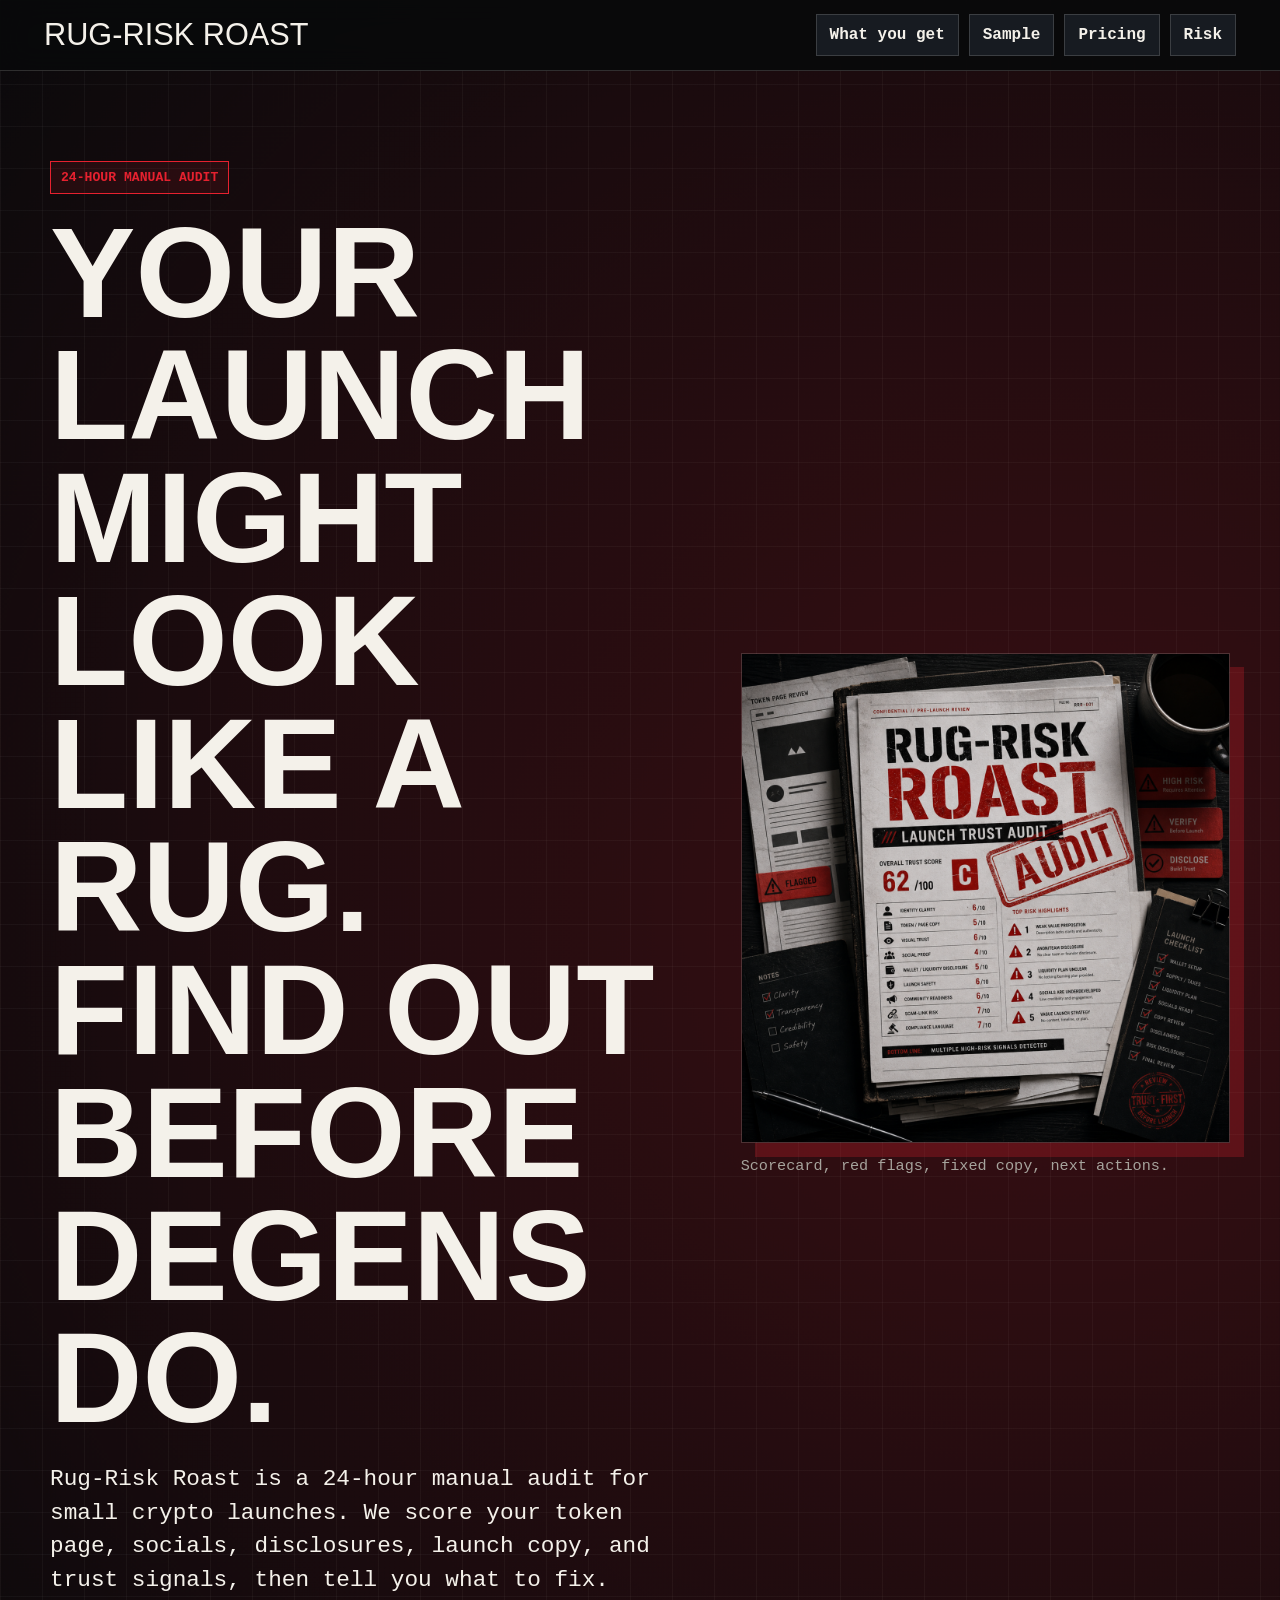
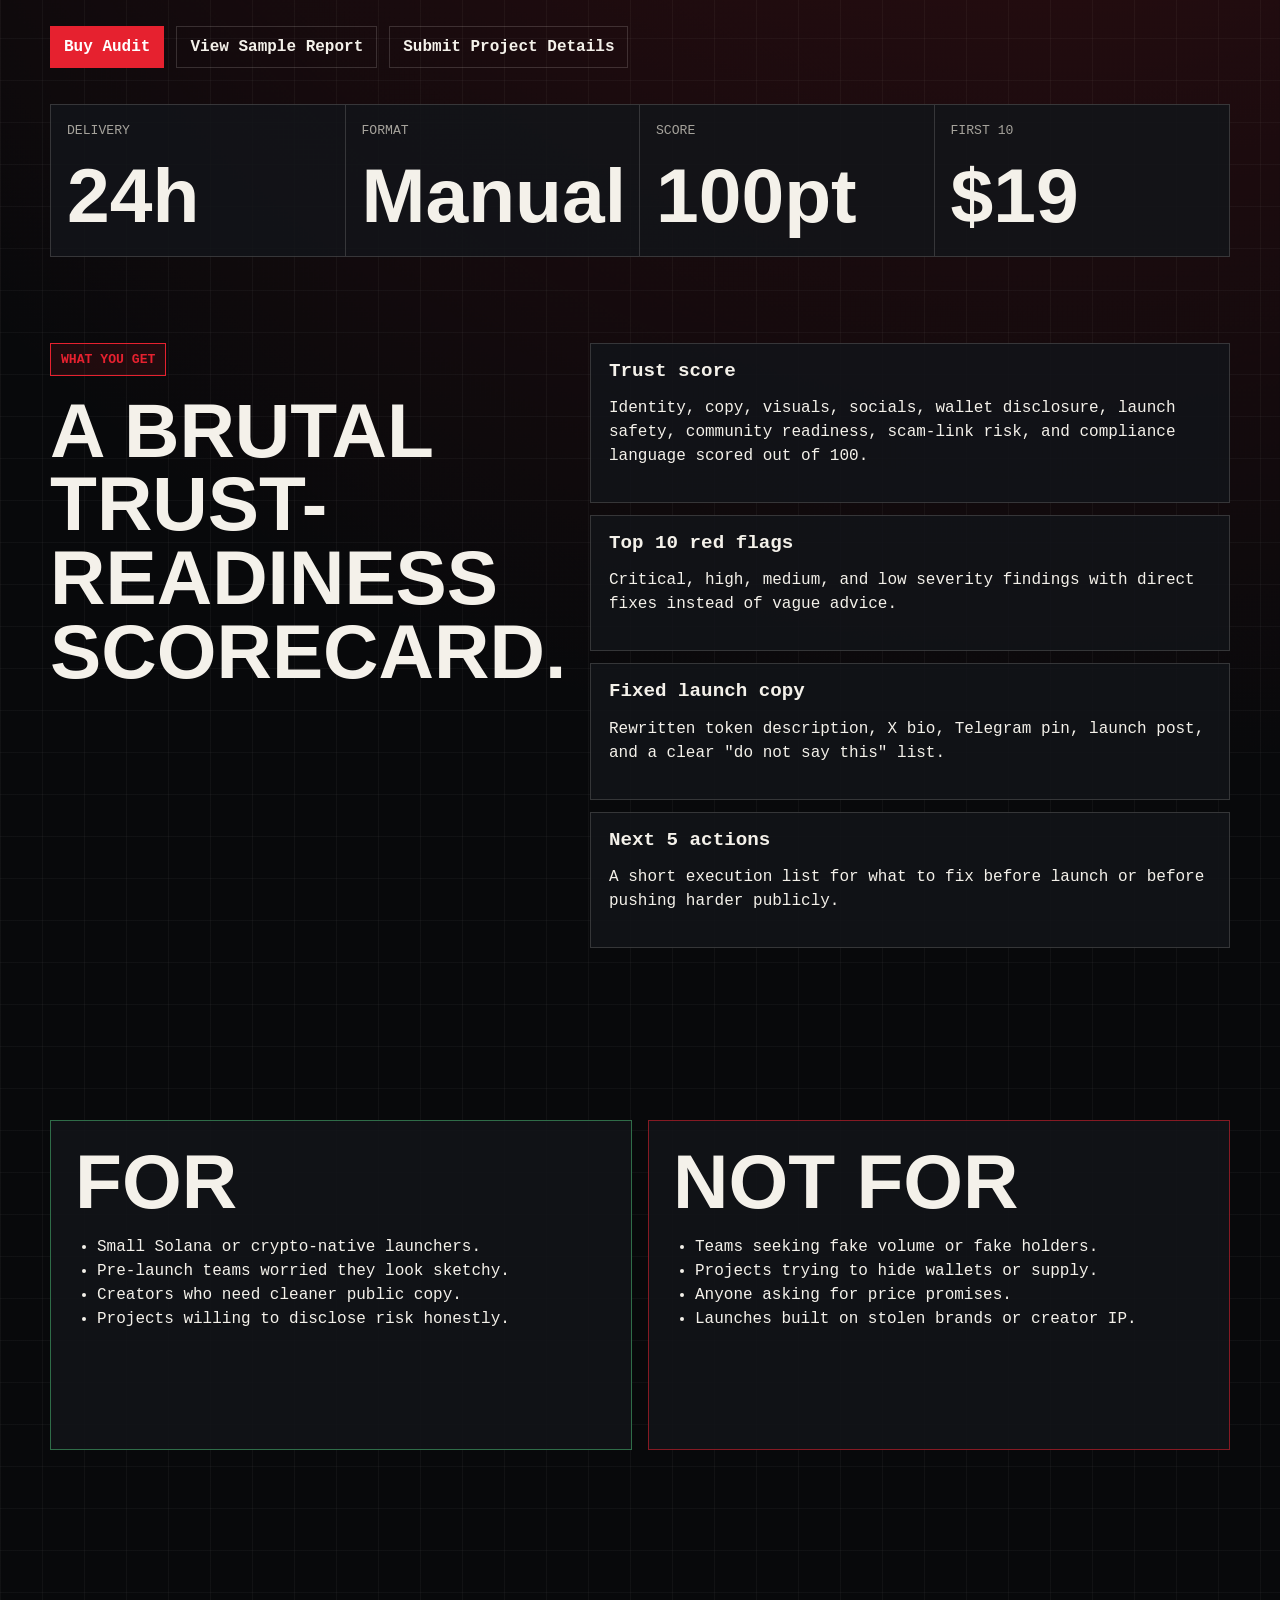
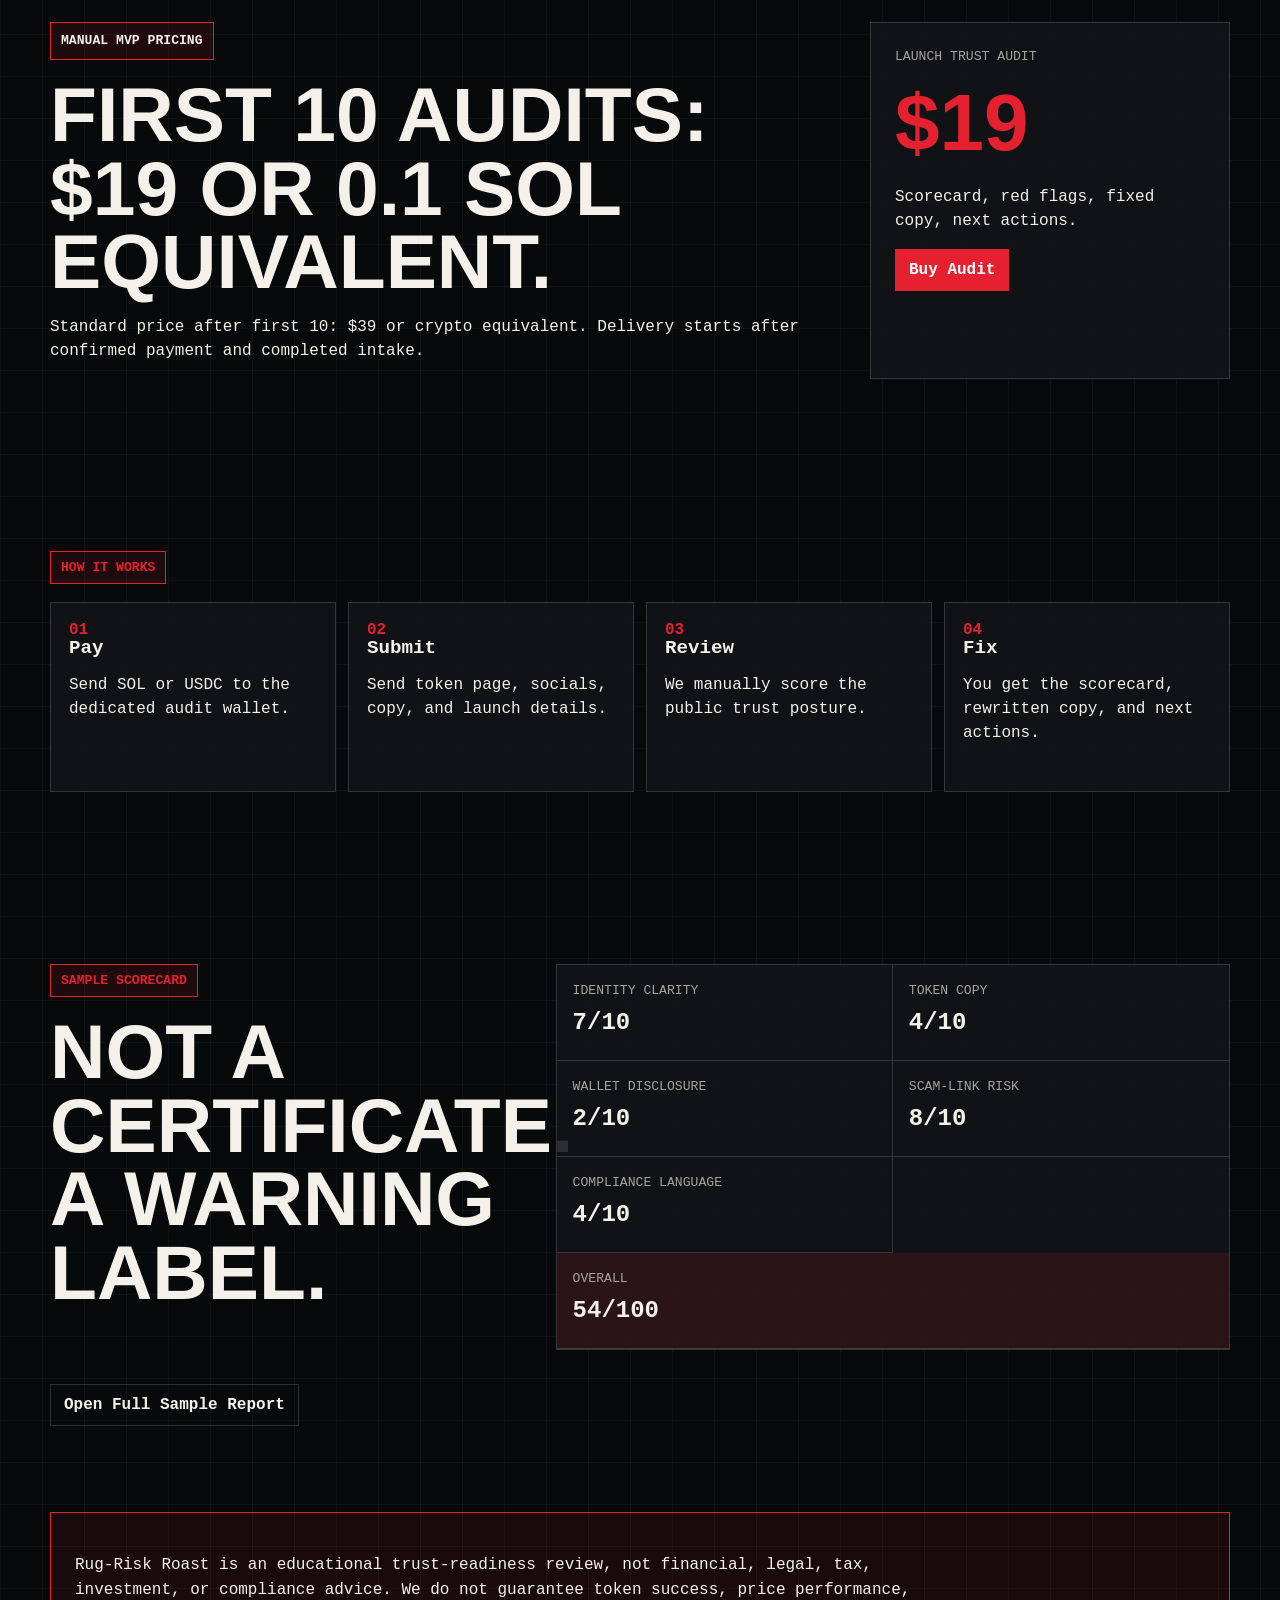
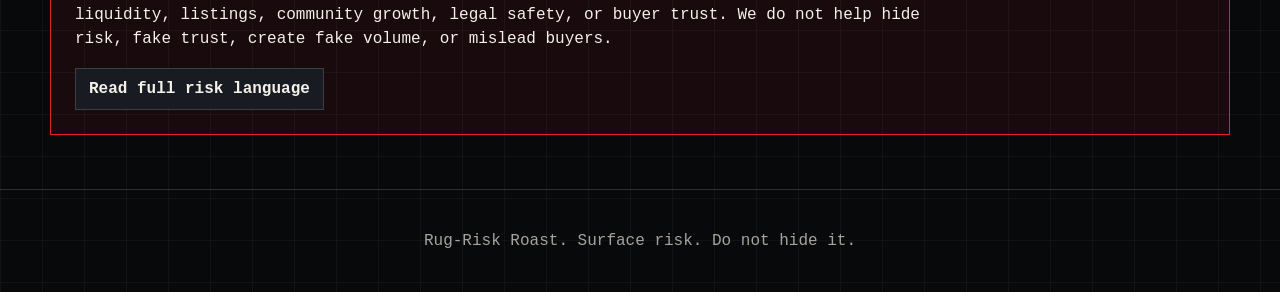
<file: index.html>
<!doctype html>
<html lang="en">
  <head>
    <meta charset="utf-8">
    <meta name="viewport" content="width=device-width, initial-scale=1">
    <title>Rug-Risk Roast - Launch Trust Audit</title>
    <meta name="description" content="A 24-hour manual trust-readiness audit for small crypto launches. Find what looks sketchy before degens do.">
    <link rel="stylesheet" href="./styles.css">
  </head>
  <body>
    <header class="topbar">
      <a class="brand" href="./index.html">Rug-Risk Roast</a>
      <nav aria-label="Primary navigation">
        <a href="#deliverables">What you get</a>
        <a href="./sample-report.html">Sample</a>
        <a href="#pricing">Pricing</a>
        <a href="./risk.html">Risk</a>
      </nav>
    </header>

    <main>
      <section class="hero">
        <div class="hero-copy">
          <p class="stamp">24-hour manual audit</p>
          <h1>Your launch might look like a rug. Find out before degens do.</h1>
          <p class="lead">Rug-Risk Roast is a 24-hour manual audit for small crypto launches. We score your token page, socials, disclosures, launch copy, and trust signals, then tell you what to fix.</p>
          <div class="actions" aria-label="Primary actions">
            <a class="button primary" href="./payment.html">Buy Audit</a>
            <a class="button secondary" href="./sample-report.html">View Sample Report</a>
            <a class="button secondary" href="https://tally.so/r/jaE82a">Submit Project Details</a>
          </div>
        </div>

        <figure class="hero-card">
          <img src="./assets/rug-risk-roast-audit.png" alt="Rug-Risk Roast forensic audit report preview">
          <figcaption>Scorecard, red flags, fixed copy, next actions.</figcaption>
        </figure>
      </section>

      <section class="proof-strip" aria-label="Audit summary">
        <div><span>Delivery</span><strong>24h</strong></div>
        <div><span>Format</span><strong>Manual</strong></div>
        <div><span>Score</span><strong>100pt</strong></div>
        <div><span>First 10</span><strong>$19</strong></div>
      </section>

      <section id="deliverables" class="section split">
        <div>
          <p class="stamp">What you get</p>
          <h2>A brutal trust-readiness scorecard.</h2>
        </div>
        <div class="checklist">
          <article>
            <h3>Trust score</h3>
            <p>Identity, copy, visuals, socials, wallet disclosure, launch safety, community readiness, scam-link risk, and compliance language scored out of 100.</p>
          </article>
          <article>
            <h3>Top 10 red flags</h3>
            <p>Critical, high, medium, and low severity findings with direct fixes instead of vague advice.</p>
          </article>
          <article>
            <h3>Fixed launch copy</h3>
            <p>Rewritten token description, X bio, Telegram pin, launch post, and a clear "do not say this" list.</p>
          </article>
          <article>
            <h3>Next 5 actions</h3>
            <p>A short execution list for what to fix before launch or before pushing harder publicly.</p>
          </article>
        </div>
      </section>

      <section class="section audience">
        <div class="panel good">
          <h2>For</h2>
          <ul>
            <li>Small Solana or crypto-native launchers.</li>
            <li>Pre-launch teams worried they look sketchy.</li>
            <li>Creators who need cleaner public copy.</li>
            <li>Projects willing to disclose risk honestly.</li>
          </ul>
        </div>
        <div class="panel bad">
          <h2>Not for</h2>
          <ul>
            <li>Teams seeking fake volume or fake holders.</li>
            <li>Projects trying to hide wallets or supply.</li>
            <li>Anyone asking for price promises.</li>
            <li>Launches built on stolen brands or creator IP.</li>
          </ul>
        </div>
      </section>

      <section id="pricing" class="section pricing">
        <div>
          <p class="stamp">Manual MVP pricing</p>
          <h2>First 10 audits: $19 or 0.1 SOL equivalent.</h2>
          <p>Standard price after first 10: $39 or crypto equivalent. Delivery starts after confirmed payment and completed intake.</p>
        </div>
        <div class="price-card">
          <span>Launch Trust Audit</span>
          <strong>$19</strong>
          <p>Scorecard, red flags, fixed copy, next actions.</p>
          <a class="button primary" href="./payment.html">Buy Audit</a>
        </div>
      </section>

      <section class="section process">
        <p class="stamp">How it works</p>
        <div class="steps">
          <article><span>01</span><h3>Pay</h3><p>Send SOL or USDC to the dedicated audit wallet.</p></article>
          <article><span>02</span><h3>Submit</h3><p>Send token page, socials, copy, and launch details.</p></article>
          <article><span>03</span><h3>Review</h3><p>We manually score the public trust posture.</p></article>
          <article><span>04</span><h3>Fix</h3><p>You get the scorecard, rewritten copy, and next actions.</p></article>
        </div>
      </section>

      <section class="section sample">
        <div>
          <p class="stamp">Sample scorecard</p>
          <h2>Not a certificate. A warning label.</h2>
        </div>
        <div class="scorecard" aria-label="Sample scorecard">
          <div><span>Identity clarity</span><strong>7/10</strong></div>
          <div><span>Token copy</span><strong>4/10</strong></div>
          <div><span>Wallet disclosure</span><strong>2/10</strong></div>
          <div><span>Scam-link risk</span><strong>8/10</strong></div>
          <div><span>Compliance language</span><strong>4/10</strong></div>
          <div class="total"><span>Overall</span><strong>54/100</strong></div>
        </div>
        <a class="button secondary sample-link" href="./sample-report.html">Open Full Sample Report</a>
      </section>

      <section class="section disclaimer">
        <p>Rug-Risk Roast is an educational trust-readiness review, not financial, legal, tax, investment, or compliance advice. We do not guarantee token success, price performance, liquidity, listings, community growth, legal safety, or buyer trust. We do not help hide risk, fake trust, create fake volume, or mislead buyers.</p>
        <a href="./risk.html">Read full risk language</a>
      </section>
    </main>

    <footer>
      <p>Rug-Risk Roast. Surface risk. Do not hide it.</p>
    </footer>
  </body>
</html>
</file>
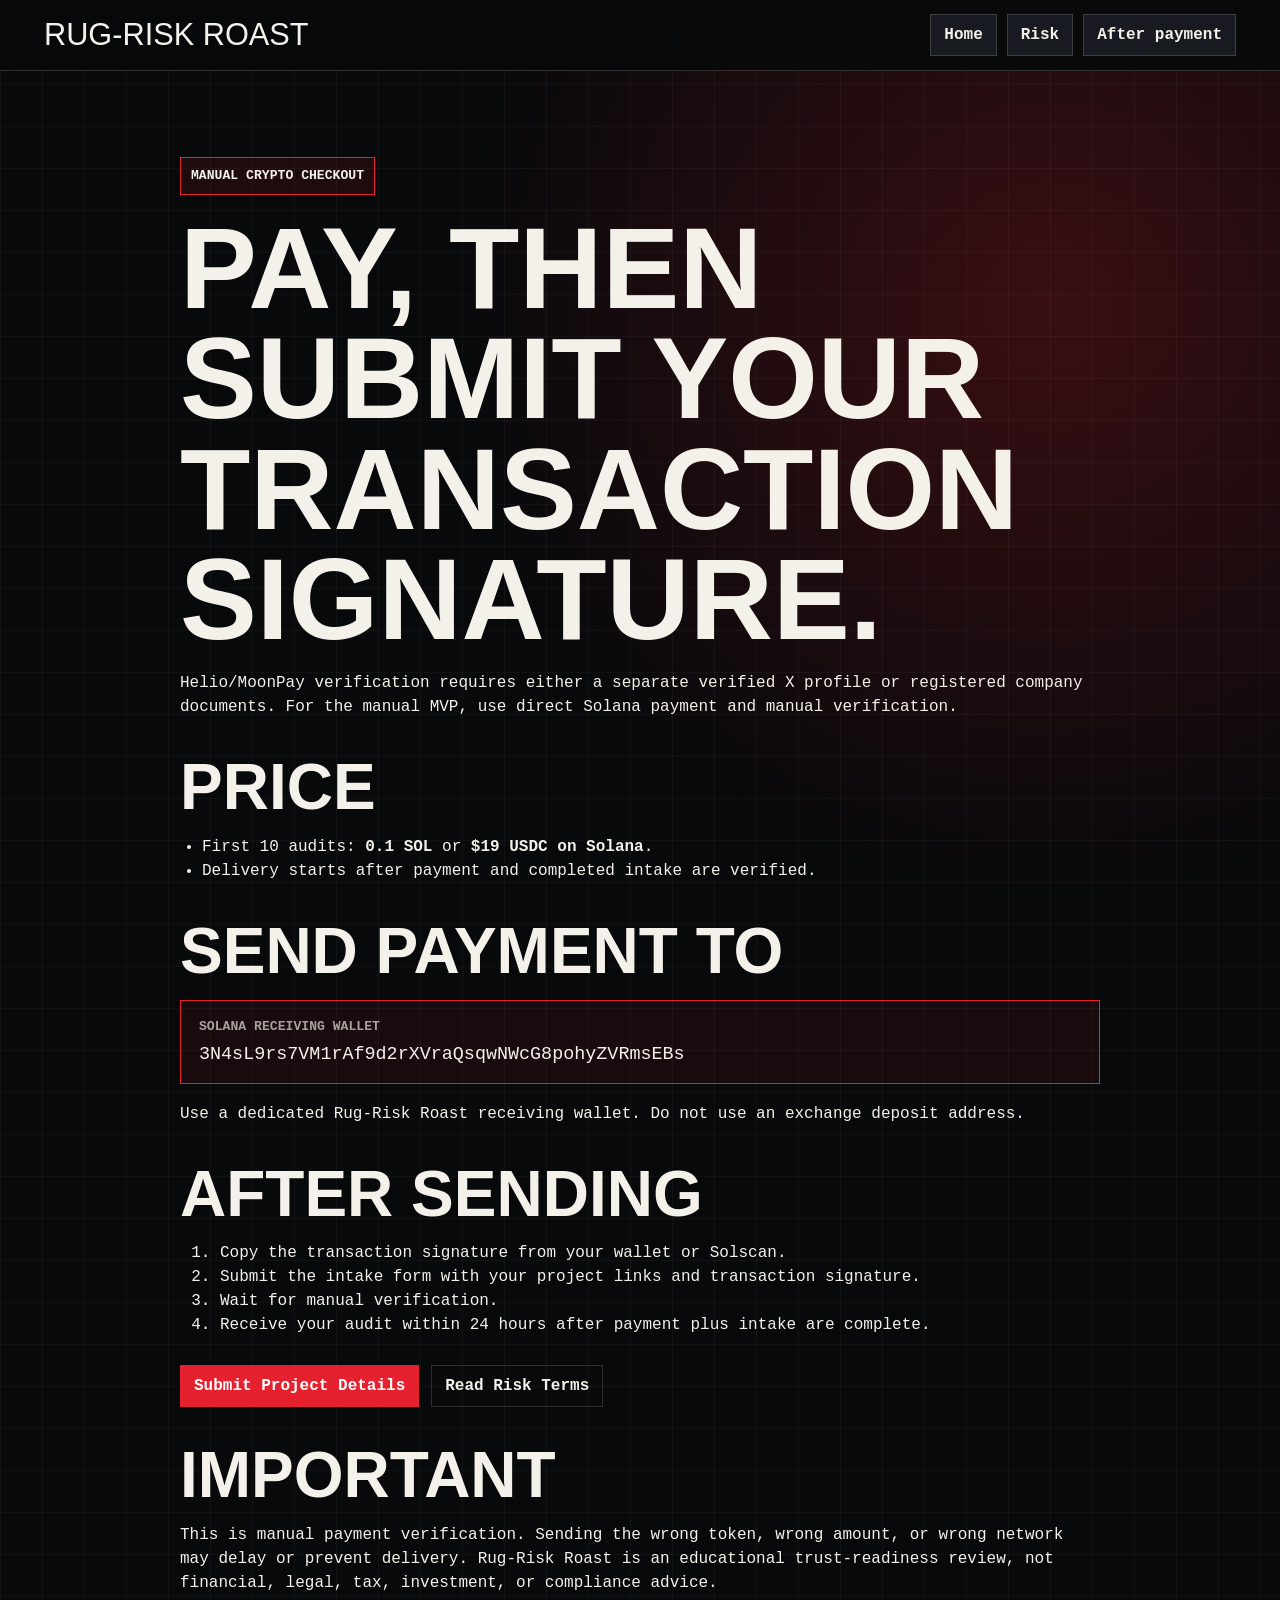
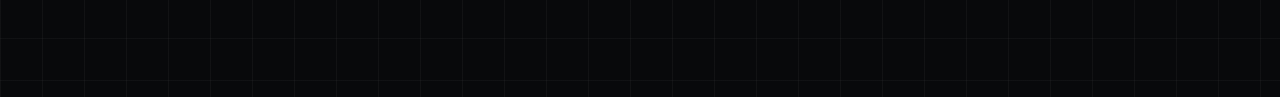
<file: payment.html>
<!doctype html>
<html lang="en">
  <head>
    <meta charset="utf-8">
    <meta name="viewport" content="width=device-width, initial-scale=1">
    <title>Rug-Risk Roast - Payment</title>
    <meta name="description" content="Manual SOL/USDC payment instructions for Rug-Risk Roast.">
    <link rel="stylesheet" href="./styles.css">
  </head>
  <body>
    <header class="topbar">
      <a class="brand" href="./index.html">Rug-Risk Roast</a>
      <nav aria-label="Primary navigation">
        <a href="./index.html">Home</a>
        <a href="./risk.html">Risk</a>
        <a href="./thanks.html">After payment</a>
      </nav>
    </header>

    <main class="document">
      <p class="stamp">Manual crypto checkout</p>
      <h1>Pay, then submit your transaction signature.</h1>

      <p>Helio/MoonPay verification requires either a separate verified X profile or registered company documents. For the manual MVP, use direct Solana payment and manual verification.</p>

      <h2>Price</h2>
      <ul>
        <li>First 10 audits: <strong>0.1 SOL</strong> or <strong>$19 USDC on Solana</strong>.</li>
        <li>Delivery starts after payment and completed intake are verified.</li>
      </ul>

      <h2>Send payment to</h2>
      <div class="wallet-box">
        <span>Solana receiving wallet</span>
        <code>3N4sL9rs7VM1rAf9d2rXVraQsqwNWcG8pohyZVRmsEBs</code>
      </div>

      <p>Use a dedicated Rug-Risk Roast receiving wallet. Do not use an exchange deposit address.</p>

      <h2>After sending</h2>
      <ol>
        <li>Copy the transaction signature from your wallet or Solscan.</li>
        <li>Submit the intake form with your project links and transaction signature.</li>
        <li>Wait for manual verification.</li>
        <li>Receive your audit within 24 hours after payment plus intake are complete.</li>
      </ol>

      <div class="actions">
        <a class="button primary" href="https://tally.so/r/jaE82a">Submit Project Details</a>
        <a class="button secondary" href="./risk.html">Read Risk Terms</a>
      </div>

      <h2>Important</h2>
      <p>This is manual payment verification. Sending the wrong token, wrong amount, or wrong network may delay or prevent delivery. Rug-Risk Roast is an educational trust-readiness review, not financial, legal, tax, investment, or compliance advice.</p>
    </main>
  </body>
</html>
</file>
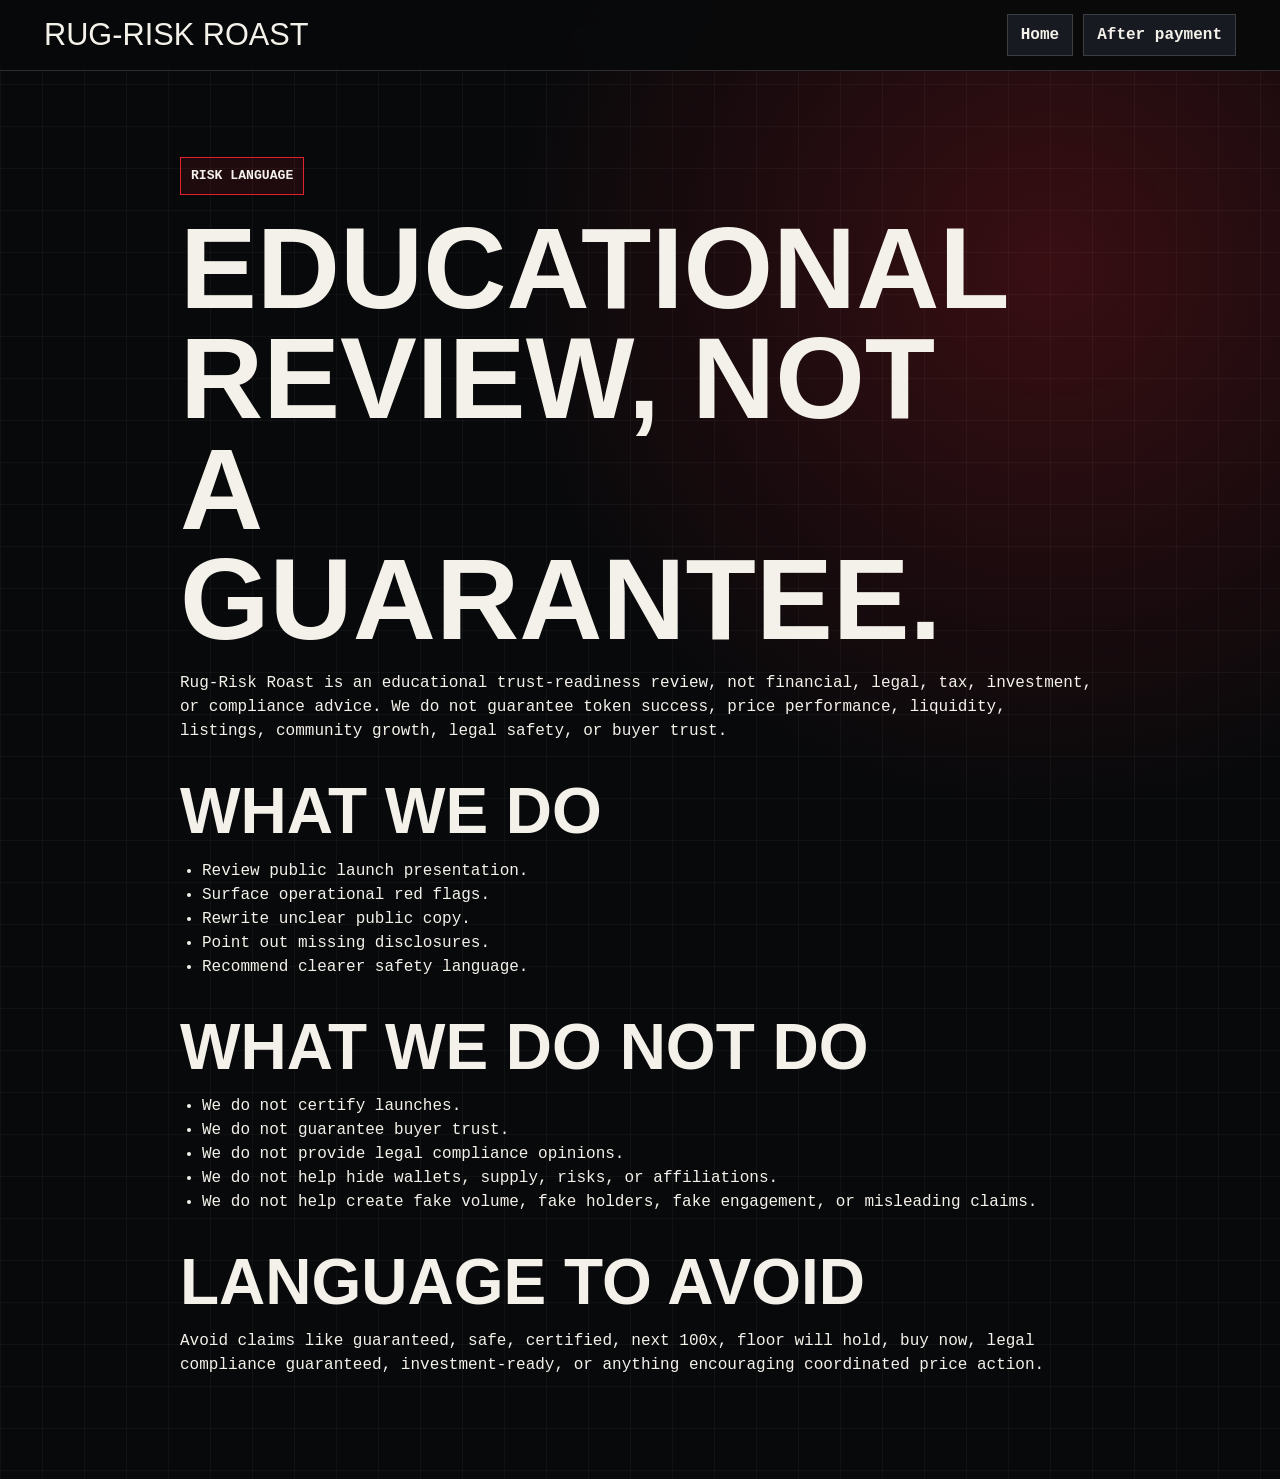
<file: risk.html>
<!doctype html>
<html lang="en">
  <head>
    <meta charset="utf-8">
    <meta name="viewport" content="width=device-width, initial-scale=1">
    <title>Rug-Risk Roast - Risk</title>
    <meta name="description" content="Risk and compliance language for Rug-Risk Roast.">
    <link rel="stylesheet" href="./styles.css">
  </head>
  <body>
    <header class="topbar">
      <a class="brand" href="./index.html">Rug-Risk Roast</a>
      <nav aria-label="Primary navigation">
        <a href="./index.html">Home</a>
        <a href="./thanks.html">After payment</a>
      </nav>
    </header>

    <main class="document">
      <p class="stamp">Risk language</p>
      <h1>Educational review, not a guarantee.</h1>

      <p>Rug-Risk Roast is an educational trust-readiness review, not financial, legal, tax, investment, or compliance advice. We do not guarantee token success, price performance, liquidity, listings, community growth, legal safety, or buyer trust.</p>

      <h2>What we do</h2>
      <ul>
        <li>Review public launch presentation.</li>
        <li>Surface operational red flags.</li>
        <li>Rewrite unclear public copy.</li>
        <li>Point out missing disclosures.</li>
        <li>Recommend clearer safety language.</li>
      </ul>

      <h2>What we do not do</h2>
      <ul>
        <li>We do not certify launches.</li>
        <li>We do not guarantee buyer trust.</li>
        <li>We do not provide legal compliance opinions.</li>
        <li>We do not help hide wallets, supply, risks, or affiliations.</li>
        <li>We do not help create fake volume, fake holders, fake engagement, or misleading claims.</li>
      </ul>

      <h2>Language to avoid</h2>
      <p>Avoid claims like guaranteed, safe, certified, next 100x, floor will hold, buy now, legal compliance guaranteed, investment-ready, or anything encouraging coordinated price action.</p>
    </main>
  </body>
</html>
</file>
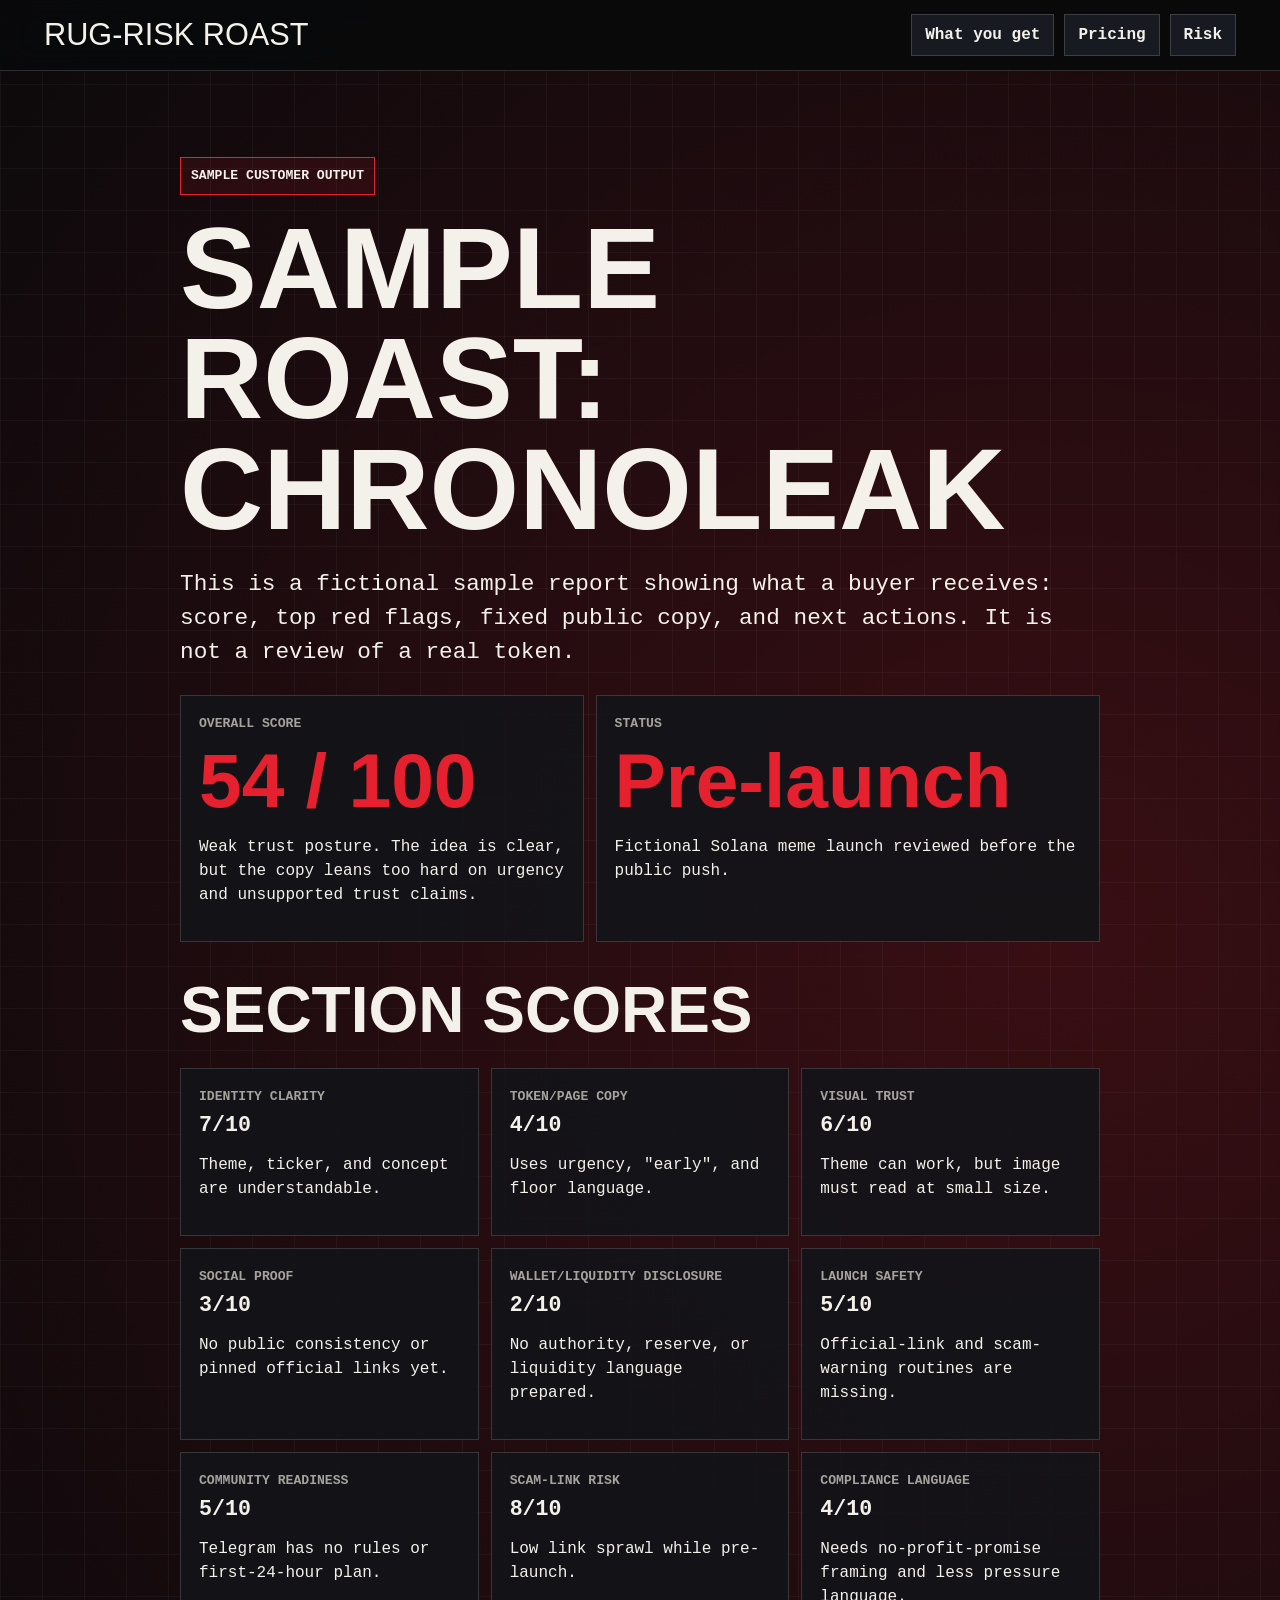
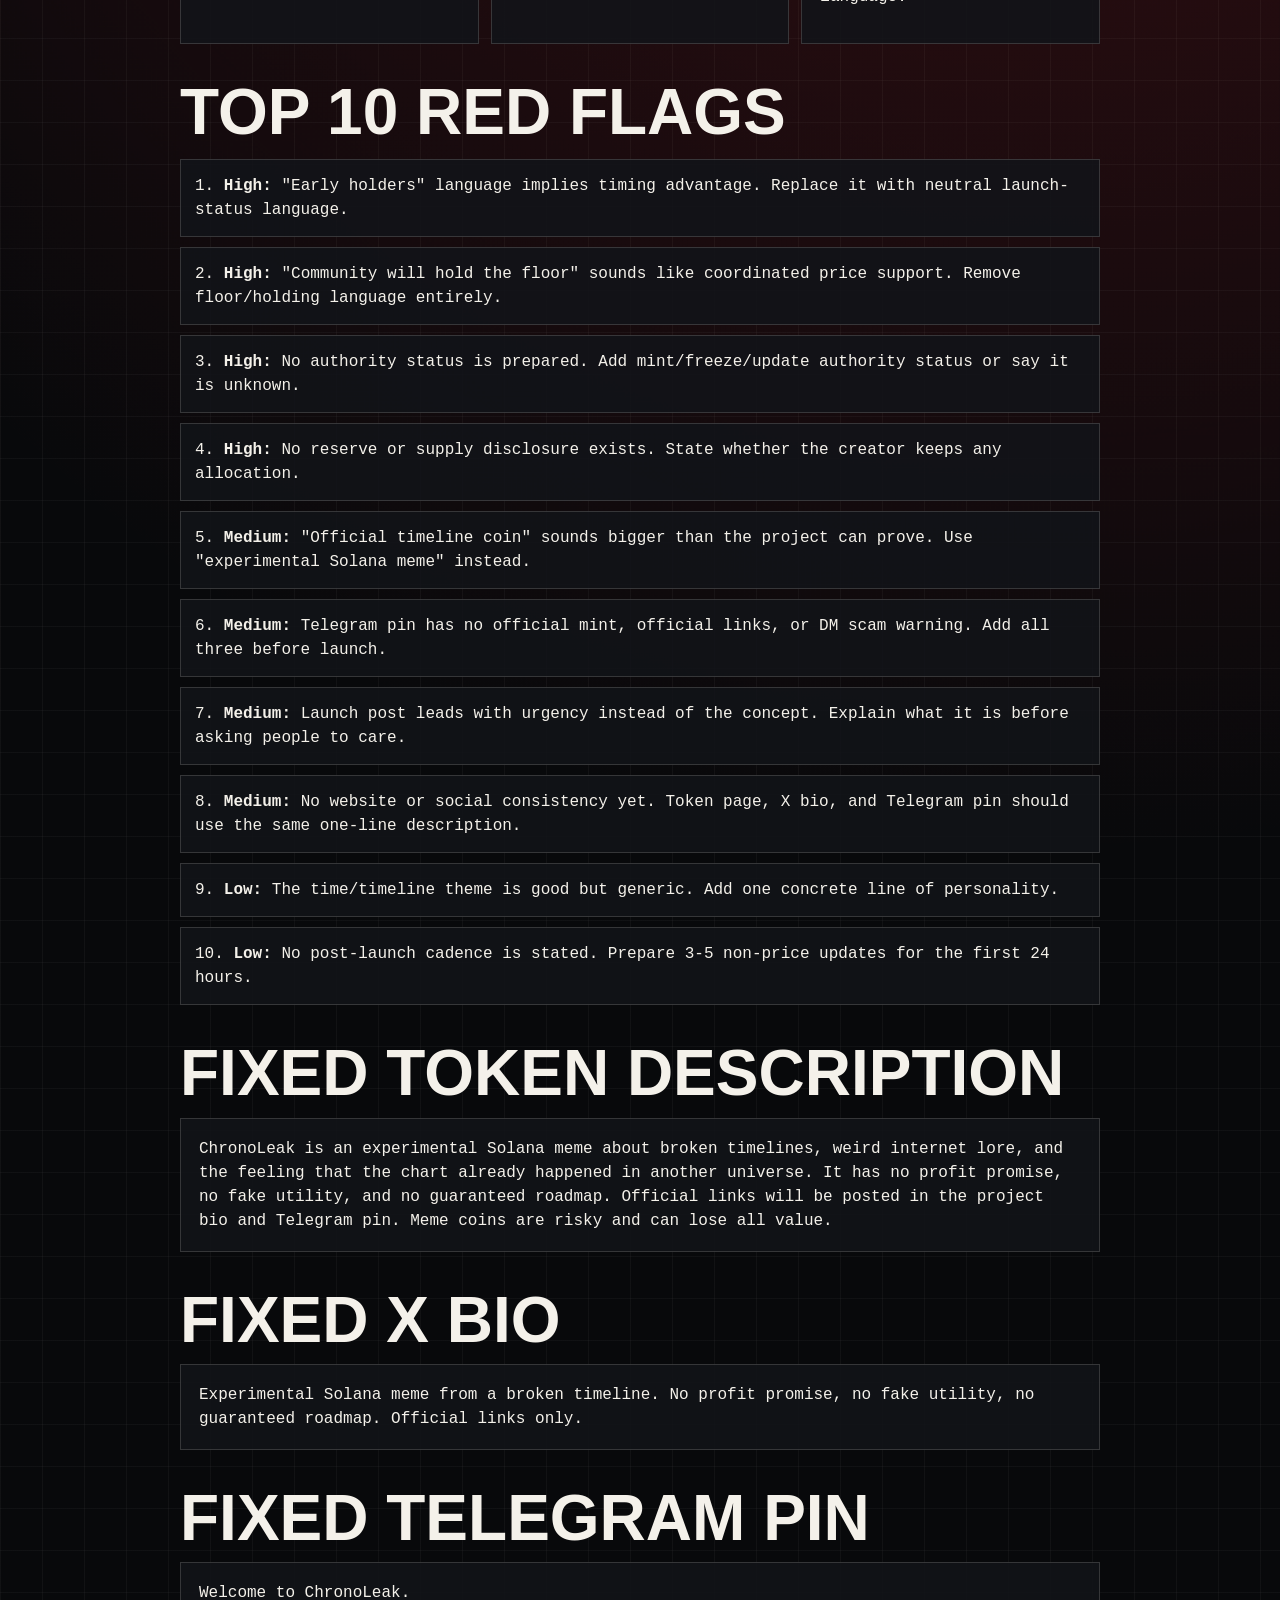
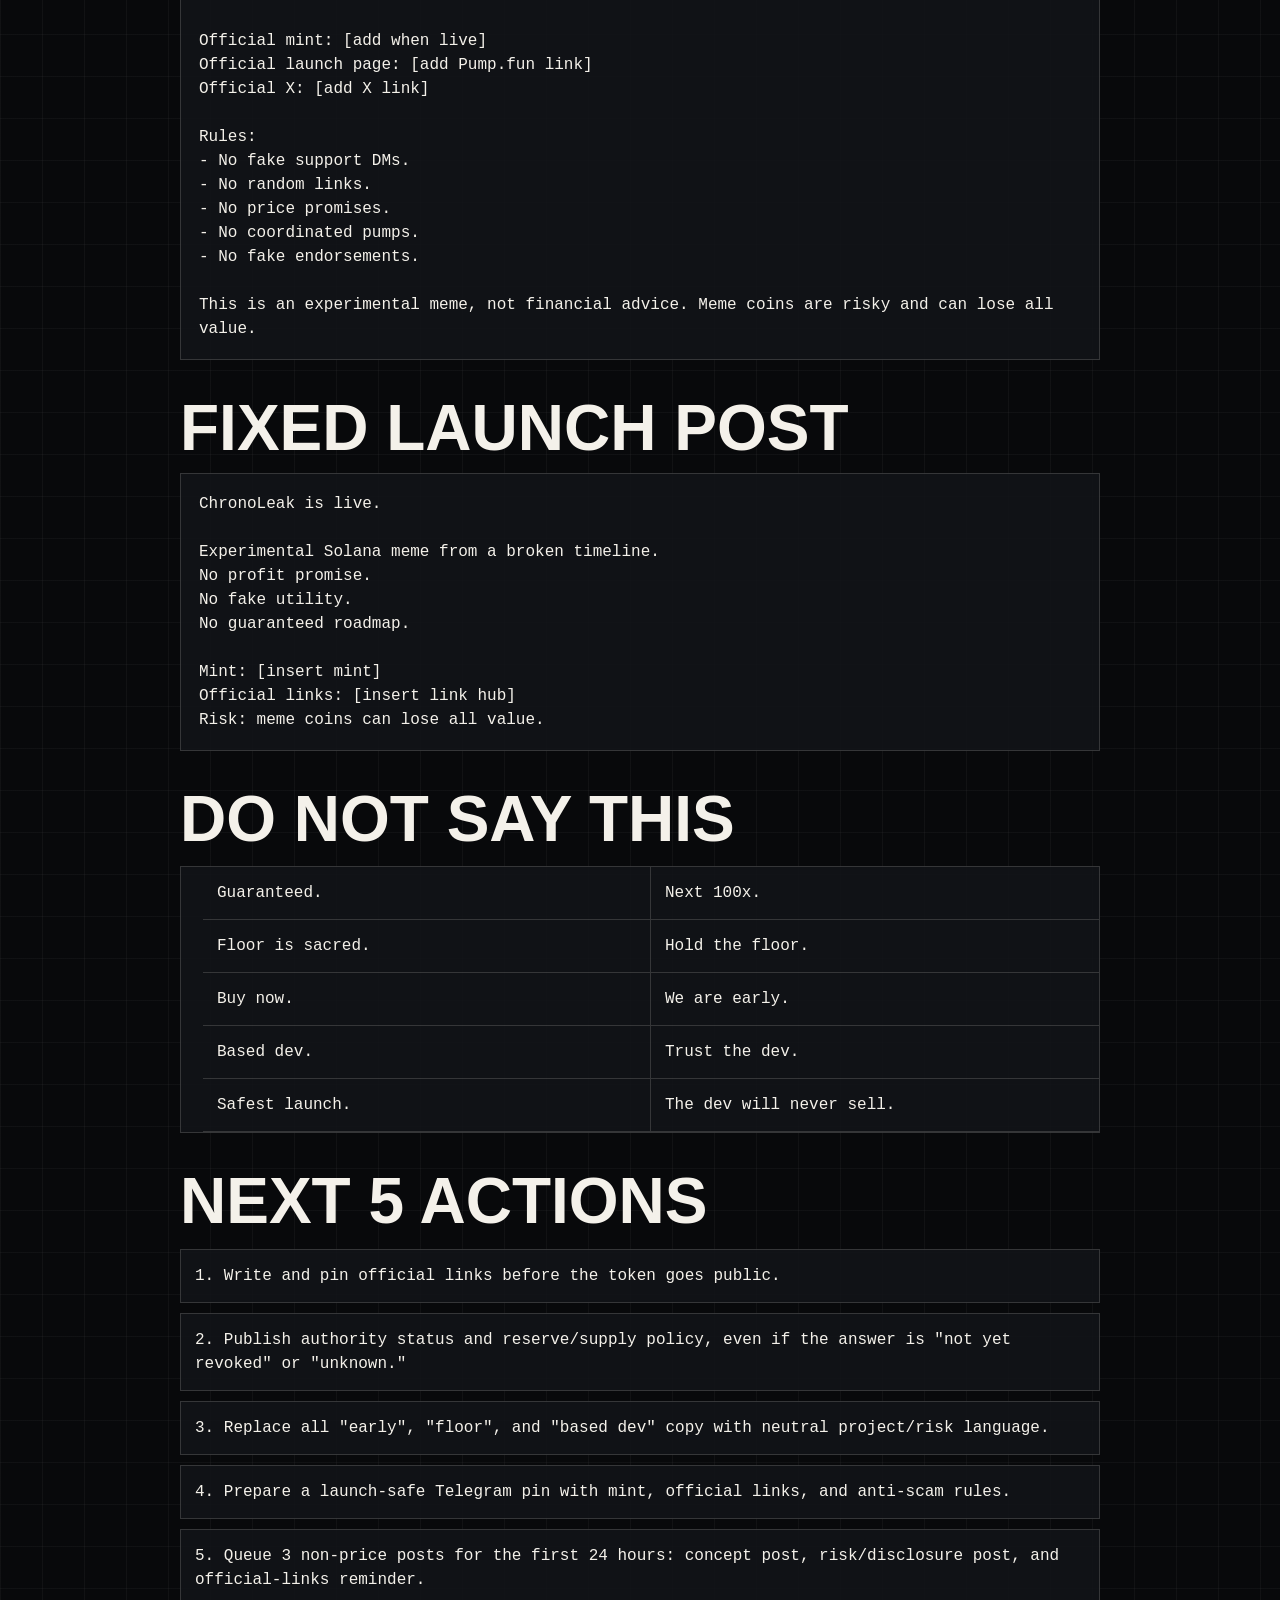
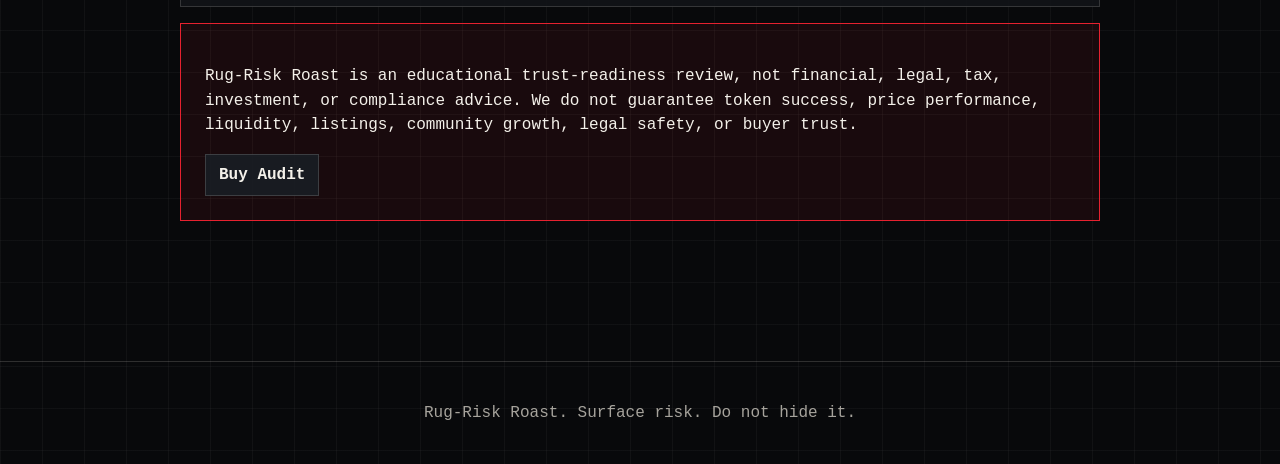
<file: sample-report.html>
<!doctype html>
<html lang="en">
  <head>
    <meta charset="utf-8">
    <meta name="viewport" content="width=device-width, initial-scale=1">
    <title>Sample Report - Rug-Risk Roast</title>
    <meta name="description" content="A sample Rug-Risk Roast audit report showing the scorecard, red flags, fixed launch copy, and next actions.">
    <link rel="stylesheet" href="./styles.css">
  </head>
  <body>
    <header class="topbar">
      <a class="brand" href="./index.html">Rug-Risk Roast</a>
      <nav aria-label="Primary navigation">
        <a href="./index.html#deliverables">What you get</a>
        <a href="./index.html#pricing">Pricing</a>
        <a href="./risk.html">Risk</a>
      </nav>
    </header>

    <main class="document report">
      <p class="stamp">Sample customer output</p>
      <h1>Sample Roast: ChronoLeak</h1>
      <p class="lead">This is a fictional sample report showing what a buyer receives: score, top red flags, fixed public copy, and next actions. It is not a review of a real token.</p>

      <section class="report-hero" aria-label="Sample audit summary">
        <div>
          <span>Overall score</span>
          <strong>54 / 100</strong>
          <p>Weak trust posture. The idea is clear, but the copy leans too hard on urgency and unsupported trust claims.</p>
        </div>
        <div>
          <span>Status</span>
          <strong>Pre-launch</strong>
          <p>Fictional Solana meme launch reviewed before the public push.</p>
        </div>
      </section>

      <h2>Section Scores</h2>
      <div class="report-table" role="table" aria-label="Section scores">
        <div role="row"><span>Identity clarity</span><strong>7/10</strong><p>Theme, ticker, and concept are understandable.</p></div>
        <div role="row"><span>Token/page copy</span><strong>4/10</strong><p>Uses urgency, "early", and floor language.</p></div>
        <div role="row"><span>Visual trust</span><strong>6/10</strong><p>Theme can work, but image must read at small size.</p></div>
        <div role="row"><span>Social proof</span><strong>3/10</strong><p>No public consistency or pinned official links yet.</p></div>
        <div role="row"><span>Wallet/liquidity disclosure</span><strong>2/10</strong><p>No authority, reserve, or liquidity language prepared.</p></div>
        <div role="row"><span>Launch safety</span><strong>5/10</strong><p>Official-link and scam-warning routines are missing.</p></div>
        <div role="row"><span>Community readiness</span><strong>5/10</strong><p>Telegram has no rules or first-24-hour plan.</p></div>
        <div role="row"><span>Scam-link risk</span><strong>8/10</strong><p>Low link sprawl while pre-launch.</p></div>
        <div role="row"><span>Compliance language</span><strong>4/10</strong><p>Needs no-profit-promise framing and less pressure language.</p></div>
      </div>

      <h2>Top 10 Red Flags</h2>
      <ol class="findings">
        <li><strong>High:</strong> "Early holders" language implies timing advantage. Replace it with neutral launch-status language.</li>
        <li><strong>High:</strong> "Community will hold the floor" sounds like coordinated price support. Remove floor/holding language entirely.</li>
        <li><strong>High:</strong> No authority status is prepared. Add mint/freeze/update authority status or say it is unknown.</li>
        <li><strong>High:</strong> No reserve or supply disclosure exists. State whether the creator keeps any allocation.</li>
        <li><strong>Medium:</strong> "Official timeline coin" sounds bigger than the project can prove. Use "experimental Solana meme" instead.</li>
        <li><strong>Medium:</strong> Telegram pin has no official mint, official links, or DM scam warning. Add all three before launch.</li>
        <li><strong>Medium:</strong> Launch post leads with urgency instead of the concept. Explain what it is before asking people to care.</li>
        <li><strong>Medium:</strong> No website or social consistency yet. Token page, X bio, and Telegram pin should use the same one-line description.</li>
        <li><strong>Low:</strong> The time/timeline theme is good but generic. Add one concrete line of personality.</li>
        <li><strong>Low:</strong> No post-launch cadence is stated. Prepare 3-5 non-price updates for the first 24 hours.</li>
      </ol>

      <h2>Fixed Token Description</h2>
      <pre><code>ChronoLeak is an experimental Solana meme about broken timelines, weird internet lore, and the feeling that the chart already happened in another universe. It has no profit promise, no fake utility, and no guaranteed roadmap. Official links will be posted in the project bio and Telegram pin. Meme coins are risky and can lose all value.</code></pre>

      <h2>Fixed X Bio</h2>
      <pre><code>Experimental Solana meme from a broken timeline. No profit promise, no fake utility, no guaranteed roadmap. Official links only.</code></pre>

      <h2>Fixed Telegram Pin</h2>
      <pre><code>Welcome to ChronoLeak.

Official mint: [add when live]
Official launch page: [add Pump.fun link]
Official X: [add X link]

Rules:
- No fake support DMs.
- No random links.
- No price promises.
- No coordinated pumps.
- No fake endorsements.

This is an experimental meme, not financial advice. Meme coins are risky and can lose all value.</code></pre>

      <h2>Fixed Launch Post</h2>
      <pre><code>ChronoLeak is live.

Experimental Solana meme from a broken timeline.
No profit promise.
No fake utility.
No guaranteed roadmap.

Mint: [insert mint]
Official links: [insert link hub]
Risk: meme coins can lose all value.</code></pre>

      <h2>Do Not Say This</h2>
      <ul class="columns">
        <li>Guaranteed.</li>
        <li>Next 100x.</li>
        <li>Floor is sacred.</li>
        <li>Hold the floor.</li>
        <li>Buy now.</li>
        <li>We are early.</li>
        <li>Based dev.</li>
        <li>Trust the dev.</li>
        <li>Safest launch.</li>
        <li>The dev will never sell.</li>
      </ul>

      <h2>Next 5 Actions</h2>
      <ol class="findings">
        <li>Write and pin official links before the token goes public.</li>
        <li>Publish authority status and reserve/supply policy, even if the answer is "not yet revoked" or "unknown."</li>
        <li>Replace all "early", "floor", and "based dev" copy with neutral project/risk language.</li>
        <li>Prepare a launch-safe Telegram pin with mint, official links, and anti-scam rules.</li>
        <li>Queue 3 non-price posts for the first 24 hours: concept post, risk/disclosure post, and official-links reminder.</li>
      </ol>

      <section class="disclaimer">
        <p>Rug-Risk Roast is an educational trust-readiness review, not financial, legal, tax, investment, or compliance advice. We do not guarantee token success, price performance, liquidity, listings, community growth, legal safety, or buyer trust.</p>
        <a href="./payment.html">Buy Audit</a>
      </section>
    </main>

    <footer>
      <p>Rug-Risk Roast. Surface risk. Do not hide it.</p>
    </footer>
  </body>
</html>
</file>
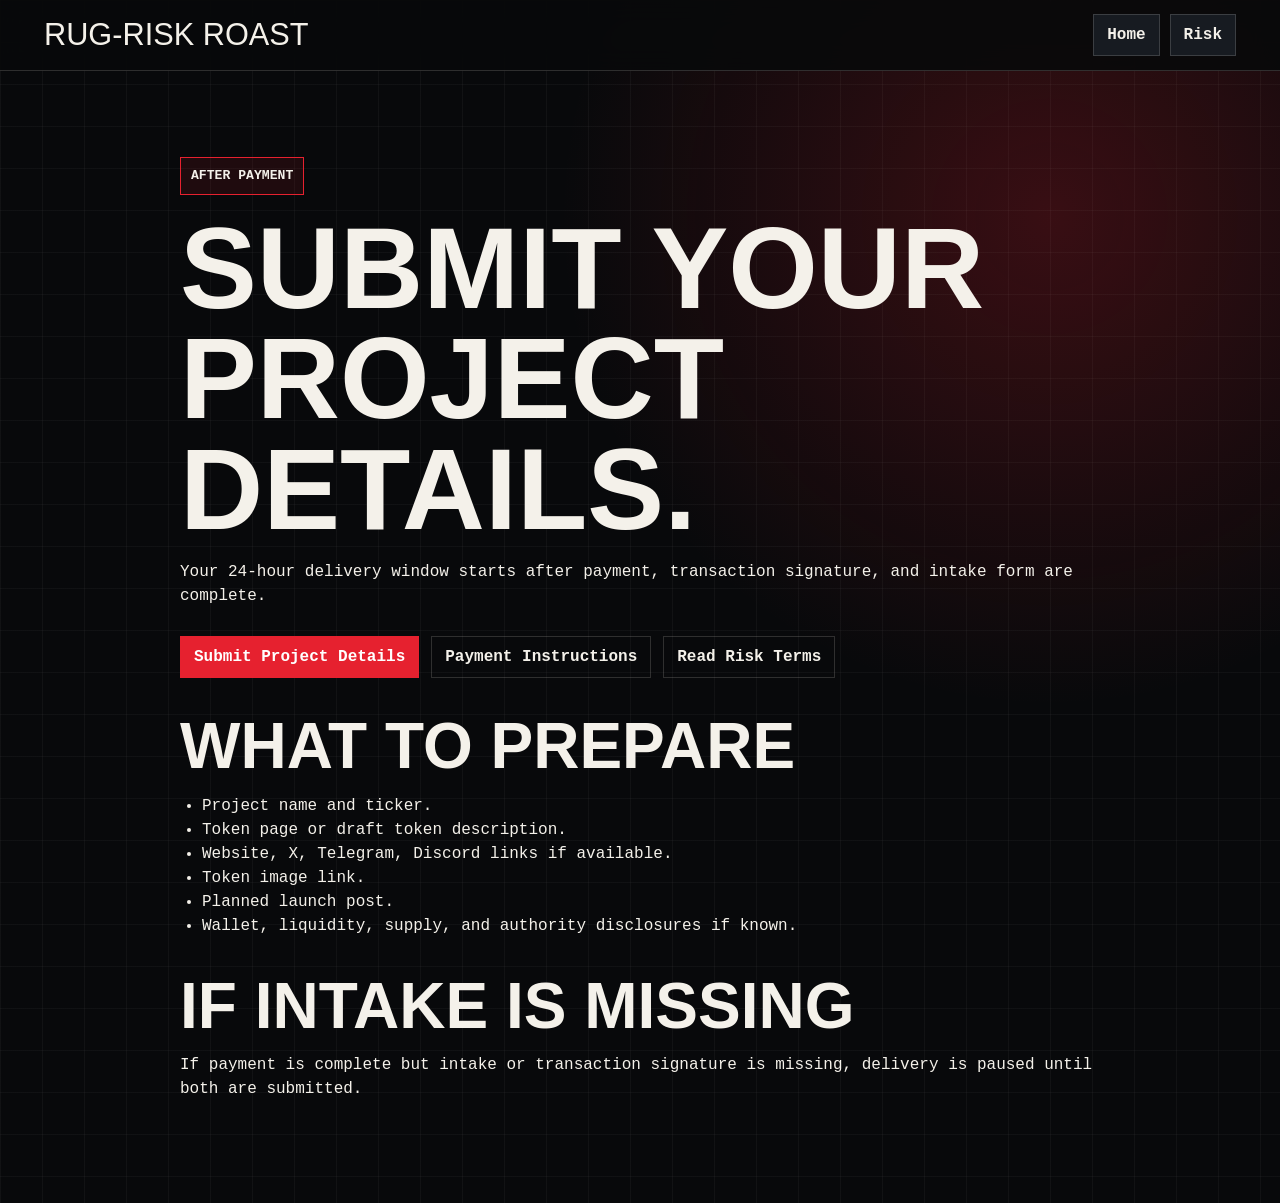
<file: thanks.html>
<!doctype html>
<html lang="en">
  <head>
    <meta charset="utf-8">
    <meta name="viewport" content="width=device-width, initial-scale=1">
    <title>Rug-Risk Roast - Next Steps</title>
    <meta name="description" content="Next steps after buying Rug-Risk Roast.">
    <link rel="stylesheet" href="./styles.css">
  </head>
  <body>
    <header class="topbar">
      <a class="brand" href="./index.html">Rug-Risk Roast</a>
      <nav aria-label="Primary navigation">
        <a href="./index.html">Home</a>
        <a href="./risk.html">Risk</a>
      </nav>
    </header>

    <main class="document">
      <p class="stamp">After payment</p>
      <h1>Submit your project details.</h1>

      <p>Your 24-hour delivery window starts after payment, transaction signature, and intake form are complete.</p>

      <div class="actions">
        <a class="button primary" href="https://tally.so/r/jaE82a">Submit Project Details</a>
        <a class="button secondary" href="./payment.html">Payment Instructions</a>
        <a class="button secondary" href="./risk.html">Read Risk Terms</a>
      </div>

      <h2>What to prepare</h2>
      <ul>
        <li>Project name and ticker.</li>
        <li>Token page or draft token description.</li>
        <li>Website, X, Telegram, Discord links if available.</li>
        <li>Token image link.</li>
        <li>Planned launch post.</li>
        <li>Wallet, liquidity, supply, and authority disclosures if known.</li>
      </ul>

      <h2>If intake is missing</h2>
      <p>If payment is complete but intake or transaction signature is missing, delivery is paused until both are submitted.</p>
    </main>
  </body>
</html>
</file>
<file: styles.css>
:root {
  --ink: #08090b;
  --panel: #121419;
  --panel-2: #191d24;
  --paper: #f4f1ea;
  --muted: #a6a39c;
  --red: #e6212f;
  --red-dark: #791119;
  --line: rgba(244, 241, 234, 0.16);
  --green: #55d985;
}

* {
  box-sizing: border-box;
}

html {
  background: var(--ink);
  color: var(--paper);
}

body {
  margin: 0;
  min-height: 100vh;
  font-family: "Courier New", Courier, monospace;
  background:
    linear-gradient(90deg, rgba(244,241,234,.04) 1px, transparent 1px) 0 0 / 42px 42px,
    linear-gradient(rgba(244,241,234,.035) 1px, transparent 1px) 0 0 / 42px 42px,
    radial-gradient(circle at 82% 18%, rgba(230,33,47,.22), transparent 34%),
    var(--ink);
}

a {
  color: inherit;
}

.topbar {
  position: sticky;
  top: 0;
  z-index: 10;
  display: flex;
  align-items: center;
  justify-content: space-between;
  gap: 18px;
  padding: 14px clamp(16px, 4vw, 44px);
  border-bottom: 1px solid var(--line);
  background: rgba(8, 9, 11, 0.9);
  backdrop-filter: blur(14px);
}

.brand {
  color: var(--paper);
  font-family: Impact, Haettenschweiler, "Arial Narrow Bold", sans-serif;
  font-size: clamp(1.3rem, 2.4vw, 2rem);
  letter-spacing: 0;
  text-decoration: none;
  text-transform: uppercase;
}

nav {
  display: flex;
  flex-wrap: wrap;
  justify-content: flex-end;
  gap: 10px;
}

nav a,
.button,
.disclaimer a {
  display: inline-flex;
  align-items: center;
  min-height: 42px;
  padding: 10px 13px;
  border: 1px solid var(--line);
  background: rgba(25, 29, 36, .9);
  color: var(--paper);
  font-weight: 800;
  text-decoration: none;
}

main {
  width: min(1180px, calc(100% - 28px));
  margin: 0 auto;
}

.hero {
  min-height: calc(100vh - 72px);
  display: grid;
  grid-template-columns: minmax(0, 1.05fr) minmax(290px, .82fr);
  align-items: center;
  gap: clamp(28px, 5vw, 72px);
  padding: clamp(38px, 7vw, 90px) 0 36px;
}

.stamp {
  width: fit-content;
  margin: 0 0 18px;
  padding: 8px 10px;
  border: 1px solid var(--red);
  background: rgba(230, 33, 47, .1);
  color: var(--red);
  font-size: .82rem;
  font-weight: 900;
  text-transform: uppercase;
}

h1,
h2,
h3 {
  margin: 0;
  letter-spacing: 0;
  line-height: .96;
}

h1,
h2 {
  font-family: Impact, Haettenschweiler, "Arial Narrow Bold", sans-serif;
  font-weight: 900;
  text-transform: uppercase;
}

h1 {
  max-width: 820px;
  font-size: clamp(4rem, 10vw, 9.5rem);
}

h2 {
  font-size: clamp(2.3rem, 6vw, 5.4rem);
}

h3 {
  color: var(--paper);
  font-size: 1.2rem;
}

.lead {
  max-width: 760px;
  color: var(--paper);
  font-size: clamp(1.05rem, 1.8vw, 1.42rem);
  line-height: 1.48;
}

.actions {
  display: flex;
  flex-wrap: wrap;
  gap: 12px;
  margin-top: 28px;
}

.button.primary {
  border-color: var(--red);
  background: var(--red);
  color: white;
}

.button.secondary {
  background: transparent;
}

.hero-card {
  margin: 0;
}

.hero-card img {
  display: block;
  width: 100%;
  aspect-ratio: 1;
  object-fit: cover;
  border: 1px solid var(--line);
  box-shadow: 14px 14px 0 rgba(230, 33, 47, .25);
}

figcaption {
  margin-top: 14px;
  color: var(--muted);
  font-size: .95rem;
}

.proof-strip {
  display: grid;
  grid-template-columns: repeat(4, minmax(0, 1fr));
  border: 1px solid var(--line);
  background: rgba(18, 20, 25, .86);
}

.proof-strip div {
  min-height: 118px;
  padding: 16px;
  border-right: 1px solid var(--line);
}

.proof-strip div:last-child {
  border-right: 0;
}

.proof-strip span,
.scorecard span,
.price-card span {
  color: var(--muted);
  text-transform: uppercase;
  font-size: .82rem;
}

.proof-strip strong {
  display: block;
  margin-top: 12px;
  color: var(--paper);
  font-family: Impact, Haettenschweiler, "Arial Narrow Bold", sans-serif;
  font-size: clamp(2.5rem, 6vw, 4.8rem);
}

.section {
  padding: clamp(42px, 7vw, 86px) 0;
}

.split {
  display: grid;
  grid-template-columns: minmax(0, .75fr) minmax(0, 1fr);
  gap: clamp(22px, 5vw, 60px);
}

.checklist {
  display: grid;
  gap: 12px;
}

.checklist article,
.panel,
.price-card,
.steps article,
.scorecard {
  border: 1px solid var(--line);
  background: rgba(18, 20, 25, .88);
}

.checklist article {
  padding: 18px;
}

.checklist p,
.panel li,
.pricing p,
.steps p,
.document p,
.document li {
  color: var(--paper);
  line-height: 1.5;
}

.audience {
  display: grid;
  grid-template-columns: repeat(2, minmax(0, 1fr));
  gap: 16px;
}

.panel {
  min-height: 330px;
  padding: 24px;
}

.panel.good {
  border-color: rgba(85, 217, 133, .45);
}

.panel.bad {
  border-color: rgba(230, 33, 47, .55);
}

.panel ul,
.document ul {
  padding-left: 22px;
}

.pricing {
  display: grid;
  grid-template-columns: minmax(0, 1fr) minmax(270px, .45fr);
  gap: 20px;
  align-items: stretch;
}

.price-card {
  padding: 24px;
}

.price-card strong {
  display: block;
  margin: 12px 0;
  color: var(--red);
  font-family: Impact, Haettenschweiler, "Arial Narrow Bold", sans-serif;
  font-size: 5rem;
}

.steps {
  display: grid;
  grid-template-columns: repeat(4, minmax(0, 1fr));
  gap: 12px;
  margin-top: 18px;
}

.steps article {
  min-height: 190px;
  padding: 18px;
}

.steps span {
  color: var(--red);
  font-weight: 900;
}

.sample {
  display: grid;
  grid-template-columns: minmax(0, .72fr) minmax(0, 1fr);
  gap: 20px;
  align-items: start;
}

.scorecard {
  display: grid;
  grid-template-columns: repeat(2, minmax(0, 1fr));
}

.scorecard div {
  min-height: 96px;
  padding: 16px;
  border-right: 1px solid var(--line);
  border-bottom: 1px solid var(--line);
}

.scorecard div:nth-child(2n) {
  border-right: 0;
}

.scorecard strong {
  display: block;
  margin-top: 10px;
  font-size: 1.5rem;
}

.scorecard .total {
  grid-column: 1 / -1;
  background: rgba(230, 33, 47, .12);
}

.sample-link {
  width: fit-content;
  margin-top: 14px;
}

.disclaimer {
  margin-bottom: 54px;
  padding: 24px;
  border: 1px solid var(--red);
  background: rgba(230, 33, 47, .08);
}

.disclaimer p {
  max-width: 900px;
  line-height: 1.55;
}

.document {
  max-width: 920px;
  padding: clamp(42px, 7vw, 86px) 0;
}

.document h1 {
  font-size: clamp(3.8rem, 9vw, 8rem);
}

.document h2 {
  margin-top: 38px;
  font-size: clamp(2rem, 5vw, 4.2rem);
}

.report .lead {
  max-width: 880px;
}

.report-hero,
.report-table {
  display: grid;
  gap: 12px;
  margin-top: 26px;
}

.report-hero {
  grid-template-columns: minmax(0, .8fr) minmax(0, 1fr);
}

.report-hero div,
.report-table div,
.findings li,
.report pre,
.columns {
  border: 1px solid var(--line);
  background: rgba(18, 20, 25, .88);
}

.report-hero div,
.report-table div {
  padding: 18px;
}

.report-hero span,
.report-table span {
  color: var(--muted);
  font-size: .82rem;
  font-weight: 900;
  text-transform: uppercase;
}

.report-hero strong {
  display: block;
  margin: 10px 0;
  color: var(--red);
  font-family: Impact, Haettenschweiler, "Arial Narrow Bold", sans-serif;
  font-size: clamp(2.8rem, 6vw, 5.5rem);
  line-height: 1;
}

.report-table {
  grid-template-columns: repeat(3, minmax(0, 1fr));
}

.report-table strong {
  display: block;
  margin-top: 8px;
  font-size: 1.35rem;
}

.findings {
  display: grid;
  gap: 10px;
  padding-left: 0;
  list-style-position: inside;
}

.findings li,
.columns li {
  padding: 14px;
  line-height: 1.5;
}

.report pre {
  overflow-x: auto;
  padding: 18px;
  white-space: pre-wrap;
}

.report code {
  color: var(--paper);
  font-family: "Courier New", Courier, monospace;
  line-height: 1.5;
}

.columns {
  display: grid;
  grid-template-columns: repeat(2, minmax(0, 1fr));
  gap: 0;
  padding: 0;
  list-style: none;
}

.columns li {
  border-right: 1px solid var(--line);
  border-bottom: 1px solid var(--line);
}

.columns li:nth-child(2n) {
  border-right: 0;
}

.wallet-box {
  display: grid;
  gap: 10px;
  margin: 18px 0;
  padding: 18px;
  border: 1px solid var(--red);
  background: rgba(230, 33, 47, .08);
}

.wallet-box span {
  color: var(--muted);
  font-size: .82rem;
  font-weight: 900;
  text-transform: uppercase;
}

.wallet-box code {
  overflow-wrap: anywhere;
  color: var(--paper);
  font-size: clamp(.9rem, 2vw, 1.15rem);
}

footer {
  padding: 26px;
  border-top: 1px solid var(--line);
  color: var(--muted);
  text-align: center;
}

@media (max-width: 860px) {
  .topbar {
    align-items: flex-start;
    flex-direction: column;
  }

  nav {
    justify-content: flex-start;
  }

  .hero,
  .split,
  .audience,
  .pricing,
  .steps,
  .sample,
  .report-hero,
  .report-table,
  .columns,
  .proof-strip {
    grid-template-columns: 1fr;
  }

  .hero {
    min-height: auto;
  }

  .proof-strip div,
  .scorecard div,
  .columns li {
    border-right: 0;
  }

  .scorecard {
    grid-template-columns: 1fr;
  }
}
</file>
